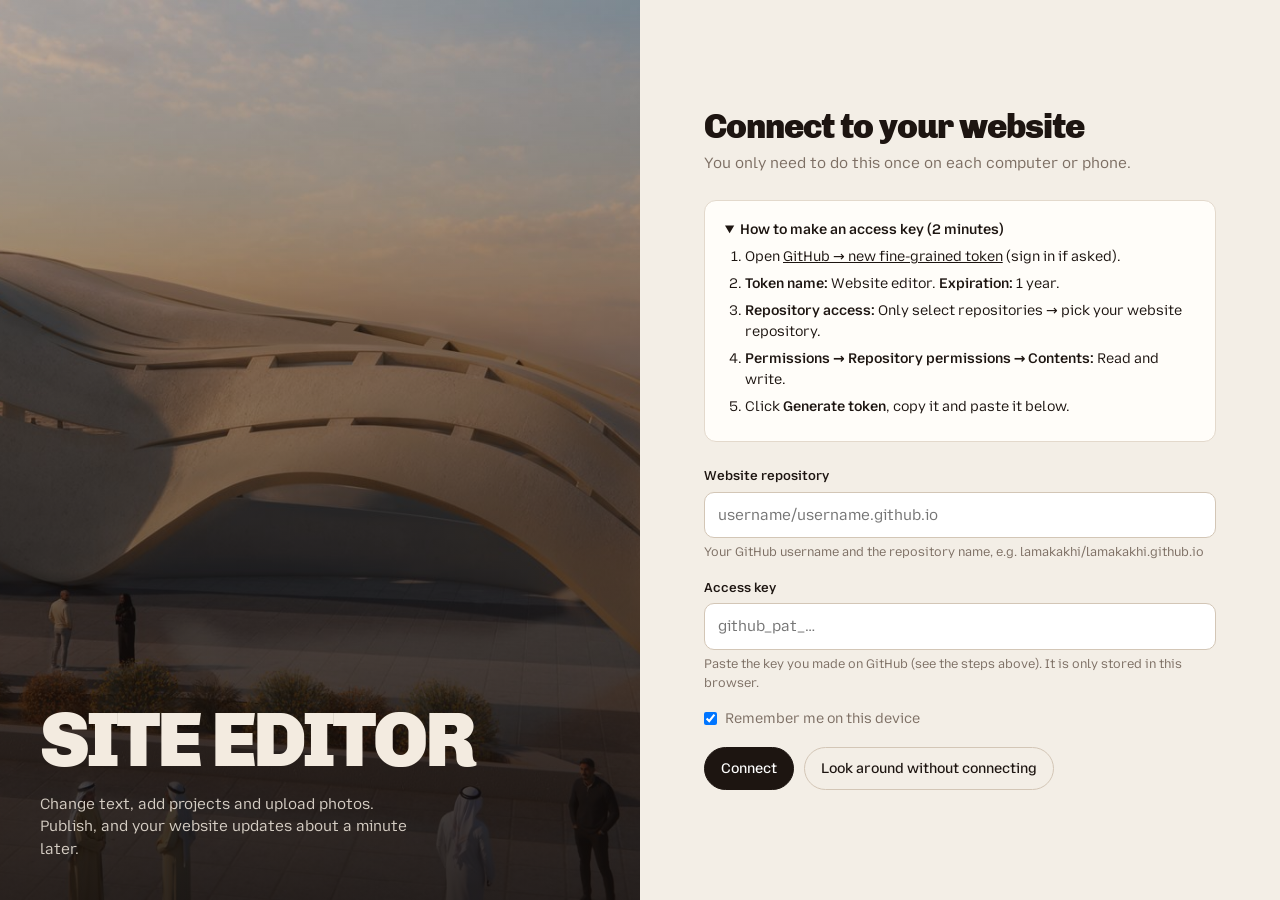
<file: admin/index.html>
<!doctype html>
<html lang="en">
<head>
<meta charset="utf-8">
<meta name="viewport" content="width=device-width, initial-scale=1">
<meta name="robots" content="noindex, nofollow">
<title>Site editor</title>
<link rel="icon" href="../favicon.svg" type="image/svg+xml">
<link rel="stylesheet" href="admin.css?v=4">
</head>
<body>
<div id="app"></div>
<div id="modal" class="modal" hidden></div>
<div id="toast" class="toast" hidden></div>
<script src="admin.js?v=5"></script>
</body>
</html>
</file>
<file: admin/admin.css>
@font-face{font-family:'Chivo';font-weight:900;font-display:swap;src:url(../fonts/Chivo-Black.woff2) format('woff2')}
@font-face{font-family:'Chivo';font-weight:700;font-display:swap;src:url(../fonts/Chivo-Bold.woff2) format('woff2')}
@font-face{font-family:'Mozilla Text';font-weight:200 700;font-display:swap;src:url(../fonts/MozillaText-Variable.woff2) format('woff2')}

:root{
  --bg:#f3eee6; --card:#fffdf9; --ink:#1d1511; --mute:#7d6f64; --line:#e3d9cc; --line2:#d3c6b6;
  --accent:#c9764f; --accent-ink:#fff; --accent-soft:#f6e3d8; --ok:#3f7a52; --bad:#b4442c;
  --display:'Chivo',Helvetica,Arial,sans-serif; --text:'Mozilla Text',system-ui,sans-serif; --r:12px;
}
*{box-sizing:border-box;margin:0;padding:0}
body{background:var(--bg);color:var(--ink);font-family:var(--text);font-size:15px;line-height:1.5;-webkit-font-smoothing:antialiased}
button,input,textarea,select{font:inherit;color:inherit}
a{color:inherit}
img{display:block;max-width:100%}
:focus-visible{outline:2px solid var(--accent);outline-offset:2px}
h1,h2,h3{font-family:var(--display);font-weight:900;letter-spacing:-.03em;line-height:1}

/* buttons */
.btn{display:inline-flex;align-items:center;justify-content:center;gap:8px;padding:10px 16px;border-radius:40px;border:1px solid var(--line2);background:var(--card);
  font-weight:500;font-size:14px;cursor:pointer;text-decoration:none;white-space:nowrap;transition:background .2s,border-color .2s,color .2s,transform .2s}
.btn:hover{border-color:var(--ink)}
.btn.primary{background:var(--ink);color:#fff;border-color:var(--ink)}
.btn.primary:hover{background:var(--accent);border-color:var(--accent)}
.btn.primary:disabled{background:#b9ada2;border-color:#b9ada2;cursor:not-allowed}
.btn.ghost{background:transparent}
.btn.small{padding:6px 12px;font-size:13px}
.btn.danger{color:var(--bad)}
.btn.danger:hover{border-color:var(--bad);background:#fbeae5}
.btn input[type=file]{display:none}
.iconbtn{width:30px;height:30px;border-radius:50%;border:1px solid var(--line2);background:var(--card);cursor:pointer;display:inline-grid;place-items:center;font-size:13px}
.iconbtn:hover{border-color:var(--ink)}
.iconbtn:disabled{opacity:.35;cursor:default}

/* connect screen */
.connect{min-height:100vh;display:grid;grid-template-columns:1fr 1fr}
.c-art{background:#110c0a url(../images/carved-by-wind/cover.jpg) center/cover;position:relative;color:#f3ebe0;padding:40px;display:flex;flex-direction:column;justify-content:flex-end}
.c-art::before{content:"";position:absolute;inset:0;background:linear-gradient(180deg,rgba(17,12,10,.2),rgba(17,12,10,.85))}
.c-art>*{position:relative}
.c-art h1{font-size:clamp(44px,6vw,96px);text-transform:uppercase;letter-spacing:-.05em}
.c-art p{max-width:38ch;opacity:.85;margin-top:14px}
.c-form{padding:56px clamp(24px,5vw,72px);display:flex;flex-direction:column;justify-content:center;max-width:640px}
.c-form h2{font-size:34px;margin-bottom:8px}
.c-form>p{color:var(--mute);margin-bottom:26px}
.steps{background:var(--card);border:1px solid var(--line);border-radius:var(--r);padding:18px 20px 18px 40px;margin-bottom:24px;font-size:14px}
.steps li{margin:6px 0}
.steps b{font-weight:600}
.steps summary{cursor:pointer;font-weight:600;margin-left:-20px}
.err{color:var(--bad);background:#fbeae5;border-radius:10px;padding:10px 14px;margin-top:14px;font-size:14px}
.row{display:flex;gap:10px;align-items:center;flex-wrap:wrap}
.check{display:flex;align-items:center;gap:8px;font-size:14px;color:var(--mute);margin:4px 0 18px}

/* editor shell */
.top{position:sticky;top:0;z-index:20;display:flex;align-items:center;gap:18px;padding:12px 22px;background:rgba(243,238,230,.9);backdrop-filter:blur(10px);border-bottom:1px solid var(--line)}
.brand{display:flex;align-items:center;gap:12px;font-weight:600}
.brand b{display:grid;place-items:center;width:34px;height:34px;border-radius:9px;background:var(--accent);color:#110c0a;font-family:var(--display);font-weight:900;font-size:14px;letter-spacing:-.04em}
.status{display:flex;align-items:center;gap:10px;color:var(--mute);font-size:13px;flex:1;min-width:0}
.status .dot{width:8px;height:8px;border-radius:50%;background:var(--ok);flex:none}
.status.dirty .dot{background:var(--accent)}
.status span{white-space:nowrap;overflow:hidden;text-overflow:ellipsis}
.actions{display:flex;gap:8px}
.shell{display:grid;grid-template-columns:270px minmax(0,1fr);gap:28px;max-width:1280px;margin:0 auto;padding:26px 22px 120px}
.side{position:sticky;top:84px;align-self:start;display:flex;flex-direction:column;gap:4px;max-height:calc(100vh - 100px);overflow:auto;padding-bottom:20px}
.side h4{font-size:11px;letter-spacing:.14em;text-transform:uppercase;color:var(--mute);margin:18px 10px 6px;font-weight:600}
.nav-i{display:flex;align-items:center;gap:10px;width:100%;padding:9px 12px;border-radius:10px;border:0;background:none;text-align:left;cursor:pointer;font-size:14px}
.nav-i:hover{background:#ebe3d8}
.nav-i.on{background:var(--ink);color:#fff}
.nav-i .n{font-size:11px;color:var(--mute);width:18px;flex:none}
.nav-i.on .n{color:#d9a68c}
.nav-i .t{flex:1;min-width:0;white-space:nowrap;overflow:hidden;text-overflow:ellipsis}
.nav-i .grip{opacity:0;cursor:grab;color:var(--mute)}
.nav-i:hover .grip{opacity:1}
.nav-i.over{box-shadow:inset 0 2px 0 var(--accent)}
.side .add{margin:8px 4px 0;justify-content:flex-start}

.main{min-width:0}
.head{display:flex;justify-content:space-between;align-items:flex-end;gap:20px;margin-bottom:22px;flex-wrap:wrap}
.head h1{font-size:clamp(30px,4vw,52px);text-transform:uppercase}
.head p{color:var(--mute);margin-top:8px;max-width:60ch}
.card{background:var(--card);border:1px solid var(--line);border-radius:var(--r);padding:22px;margin-bottom:18px}
.card>h3{font-size:18px;margin-bottom:4px;letter-spacing:-.02em}
.card>.sub{color:var(--mute);font-size:14px;margin-bottom:16px}
.grid2{display:grid;grid-template-columns:1fr 1fr;gap:0 18px}
.grid3{display:grid;grid-template-columns:1fr 1fr 1fr;gap:0 18px}

/* fields */
.field{display:block;margin-bottom:16px}
.field .lbl{display:block;font-size:13px;font-weight:600;margin-bottom:6px}
.field .hint{display:block;color:var(--mute);font-size:12.5px;margin-top:5px}
input[type=text],input[type=password],input[type=email],input[type=url],textarea,select{width:100%;padding:11px 13px;border:1px solid var(--line2);border-radius:10px;background:#fff;transition:border-color .2s,box-shadow .2s}
input:focus,textarea:focus,select:focus{outline:0;border-color:var(--accent);box-shadow:0 0 0 3px var(--accent-soft)}
textarea{resize:vertical;min-height:70px;line-height:1.55}

/* image field */
.imgfield{display:flex;gap:16px;align-items:center}
.imgfield .thumb{width:180px;aspect-ratio:16/10;border-radius:10px;overflow:hidden;background:#ece4d8;flex:none;display:grid;place-items:center;color:var(--mute);font-size:13px;border:1px solid var(--line)}
.imgfield .thumb img{width:100%;height:100%;object-fit:cover}
.imgbtns{display:flex;flex-direction:column;gap:8px;align-items:flex-start}

/* pair rows (facts, expertise) */
.pairs{display:flex;flex-direction:column;gap:10px;margin-bottom:12px}
.pair{display:grid;grid-template-columns:22px 180px 1fr auto;gap:10px;align-items:start;padding:10px;border:1px solid var(--line);border-radius:10px;background:#fff}
.pair .handle{padding-top:10px}
.xp{grid-template-columns:22px 1fr auto}
.xp .xpbody{display:flex;flex-direction:column;gap:10px}
.handle{cursor:grab;color:var(--mute);user-select:none;text-align:center}
.dragging{opacity:.4}
.over{outline:2px dashed var(--accent);outline-offset:2px}
.rowbtns{display:flex;gap:6px}

/* project images */
.drop{border:2px dashed var(--line2);border-radius:var(--r);padding:26px;text-align:center;color:var(--mute);background:#fbf8f3;transition:border-color .2s,background .2s;margin-bottom:16px}
.drop.hot{border-color:var(--accent);background:var(--accent-soft);color:var(--ink)}
.drop strong{display:block;font-family:var(--display);font-weight:900;font-size:20px;color:var(--ink);margin-bottom:4px;letter-spacing:-.02em}
.drop .btn{margin-top:12px}
.igrid{display:grid;grid-template-columns:repeat(auto-fill,minmax(210px,1fr));gap:14px}
.icard{border:1px solid var(--line);border-radius:12px;background:#fff;overflow:hidden;display:flex;flex-direction:column}
.ithumb{position:relative;aspect-ratio:4/3;background:#ece4d8;overflow:hidden}
.ithumb img{position:absolute;inset:0;width:100%;height:100%;object-fit:cover}
.ithumb .inum{position:absolute;left:8px;top:8px;background:rgba(17,12,10,.75);color:#fff;font-size:11px;font-weight:600;padding:3px 8px;border-radius:20px}
.ithumb .badge{position:absolute;right:8px;top:8px;background:var(--accent);color:#110c0a;font-size:11px;font-weight:700;padding:3px 8px;border-radius:20px}
.ithumb .new{position:absolute;left:8px;bottom:8px;background:#fff;color:var(--ink);font-size:11px;font-weight:600;padding:3px 8px;border-radius:20px}
.ithumb .handle{position:absolute;right:8px;bottom:8px;width:28px;height:28px;border-radius:50%;background:rgba(255,255,255,.92);display:grid;place-items:center}
.ibody{padding:10px;display:flex;flex-direction:column;gap:8px}
.ibody textarea{min-height:52px;font-size:14px;padding:8px 10px}
.ibody .rowbtns{justify-content:space-between}
.empty-note{color:var(--mute);font-size:14px;padding:6px 0}

/* modal + toast */
.modal{position:fixed;inset:0;z-index:50;background:rgba(17,12,10,.55);display:grid;place-items:center;padding:20px}
.modal[hidden]{display:none}
.dialog{background:var(--card);border-radius:16px;max-width:860px;width:100%;max-height:86vh;overflow:auto;padding:26px;box-shadow:0 30px 80px rgba(0,0,0,.3)}
.dialog h2{font-size:26px;margin-bottom:6px}
.dialog .sub{color:var(--mute);margin-bottom:18px}
.pickgrid{display:grid;grid-template-columns:repeat(auto-fill,minmax(140px,1fr));gap:10px}
.pickgrid button{border:2px solid transparent;border-radius:10px;overflow:hidden;padding:0;cursor:pointer;background:#ece4d8;aspect-ratio:4/3}
.pickgrid button:hover{border-color:var(--accent)}
.pickgrid img{width:100%;height:100%;object-fit:cover}
.log{list-style:none;margin:16px 0;font-size:14px;display:flex;flex-direction:column;gap:6px}
.log li::before{content:"✓ ";color:var(--ok);font-weight:700}
.log li.run::before{content:"… ";color:var(--accent)}
.log li.bad::before{content:"✕ ";color:var(--bad)}
.toast{position:fixed;left:50%;bottom:24px;transform:translateX(-50%);z-index:60;background:var(--ink);color:#fff;padding:12px 20px;border-radius:40px;font-size:14px;box-shadow:0 12px 30px rgba(0,0,0,.25)}
.toast[hidden]{display:none}

@media(max-width:900px){
  .connect{grid-template-columns:1fr}.c-art{min-height:34vh}
  .shell{grid-template-columns:1fr;padding:16px 14px 100px}
  .side{position:static;max-height:none;flex-direction:row;flex-wrap:wrap;gap:6px}
  .side h4{width:100%;margin:8px 4px 2px}
  .nav-i{width:auto;border:1px solid var(--line)}
  .grid2,.grid3{grid-template-columns:1fr}
  .pair{grid-template-columns:22px 1fr auto}.pair .pv{grid-column:2/3}
  .top{flex-wrap:wrap;padding:10px 14px}.status{order:3;flex-basis:100%}
  .actions{flex-wrap:wrap;order:4;width:100%}.actions .btn{flex:1 1 auto}
  .imgfield{flex-direction:column;align-items:flex-start}
}

.ilbl{display:flex;flex-direction:column;gap:4px;font-size:11px;font-weight:600;letter-spacing:.08em;text-transform:uppercase;color:var(--mute)}
.ilbl textarea{text-transform:none;letter-spacing:0;font-weight:400;color:var(--ink)}
.ibody .itext{min-height:74px}
.itools{display:flex;align-items:center;gap:6px;flex-wrap:nowrap}
.itools .grow{flex:1}
.itools .btn.small{padding:6px 10px}
.igrid{grid-template-columns:repeat(auto-fill,minmax(240px,1fr))}
</file>
